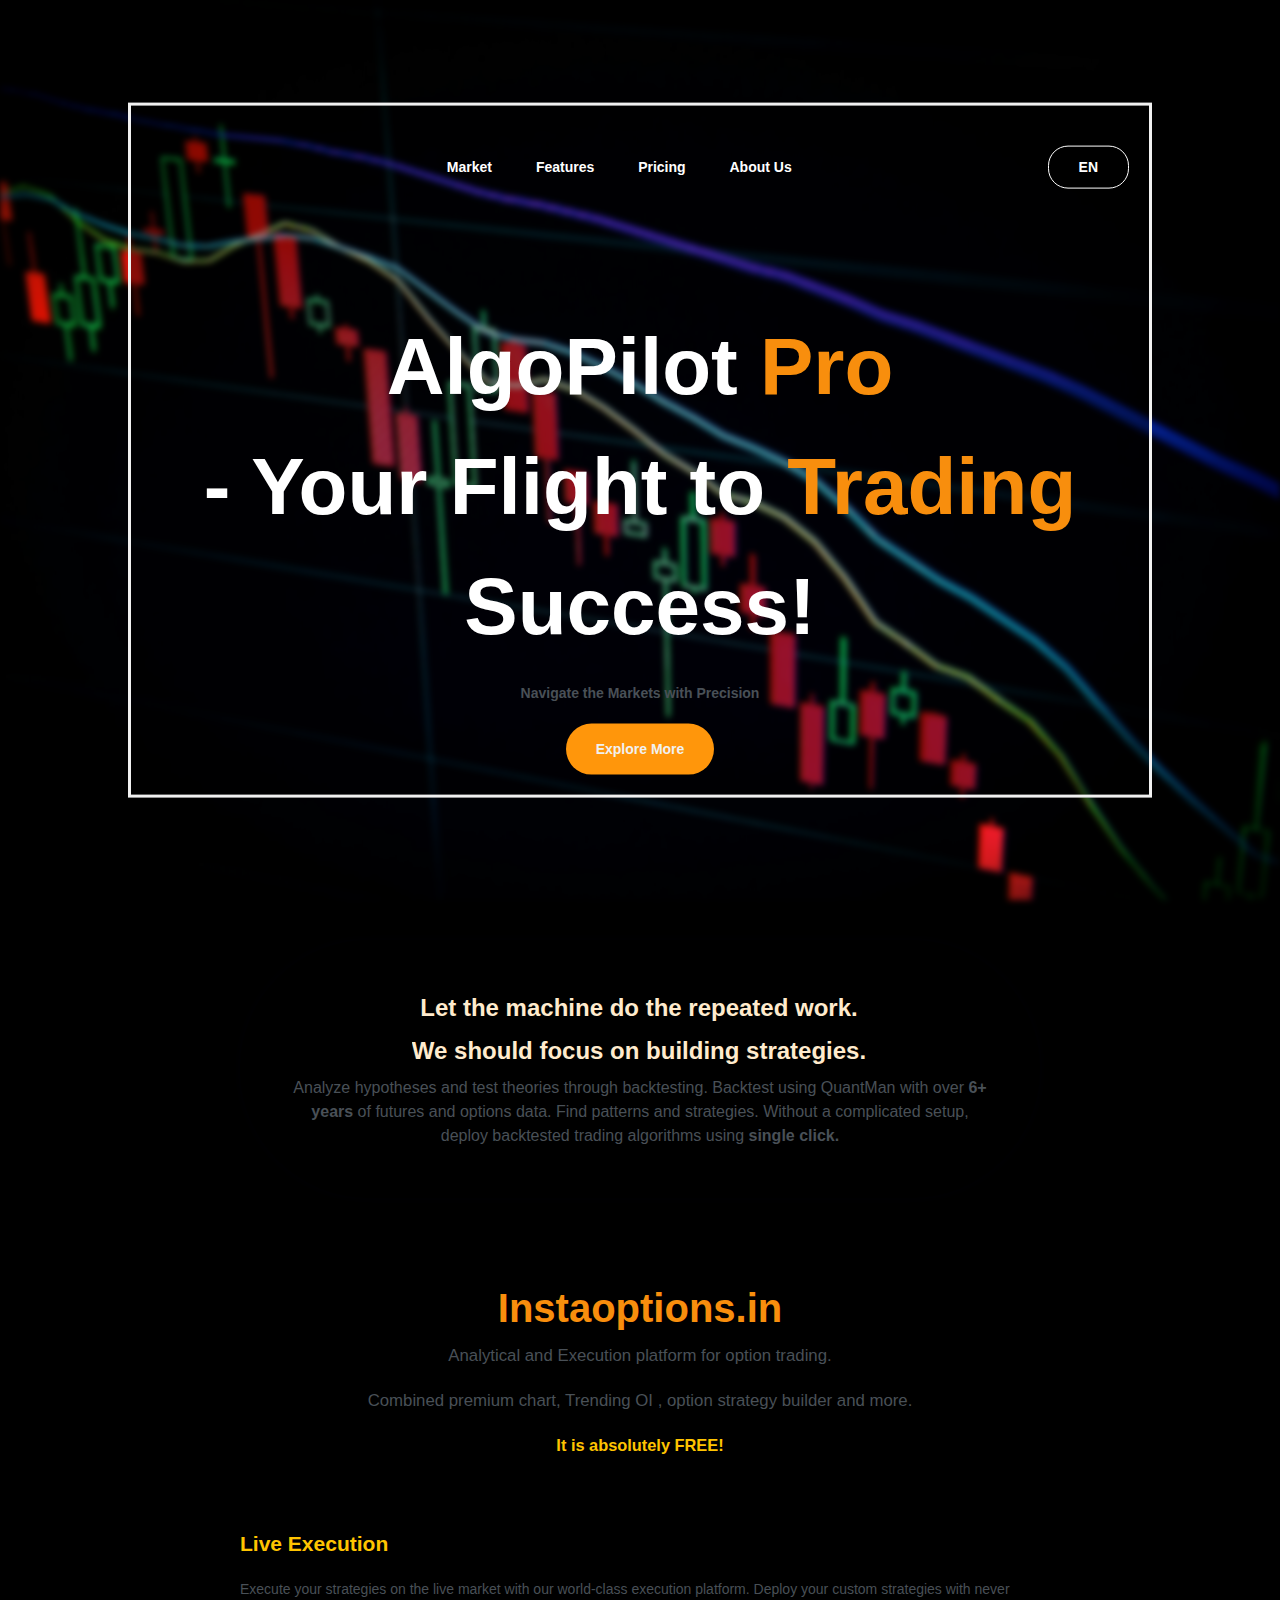
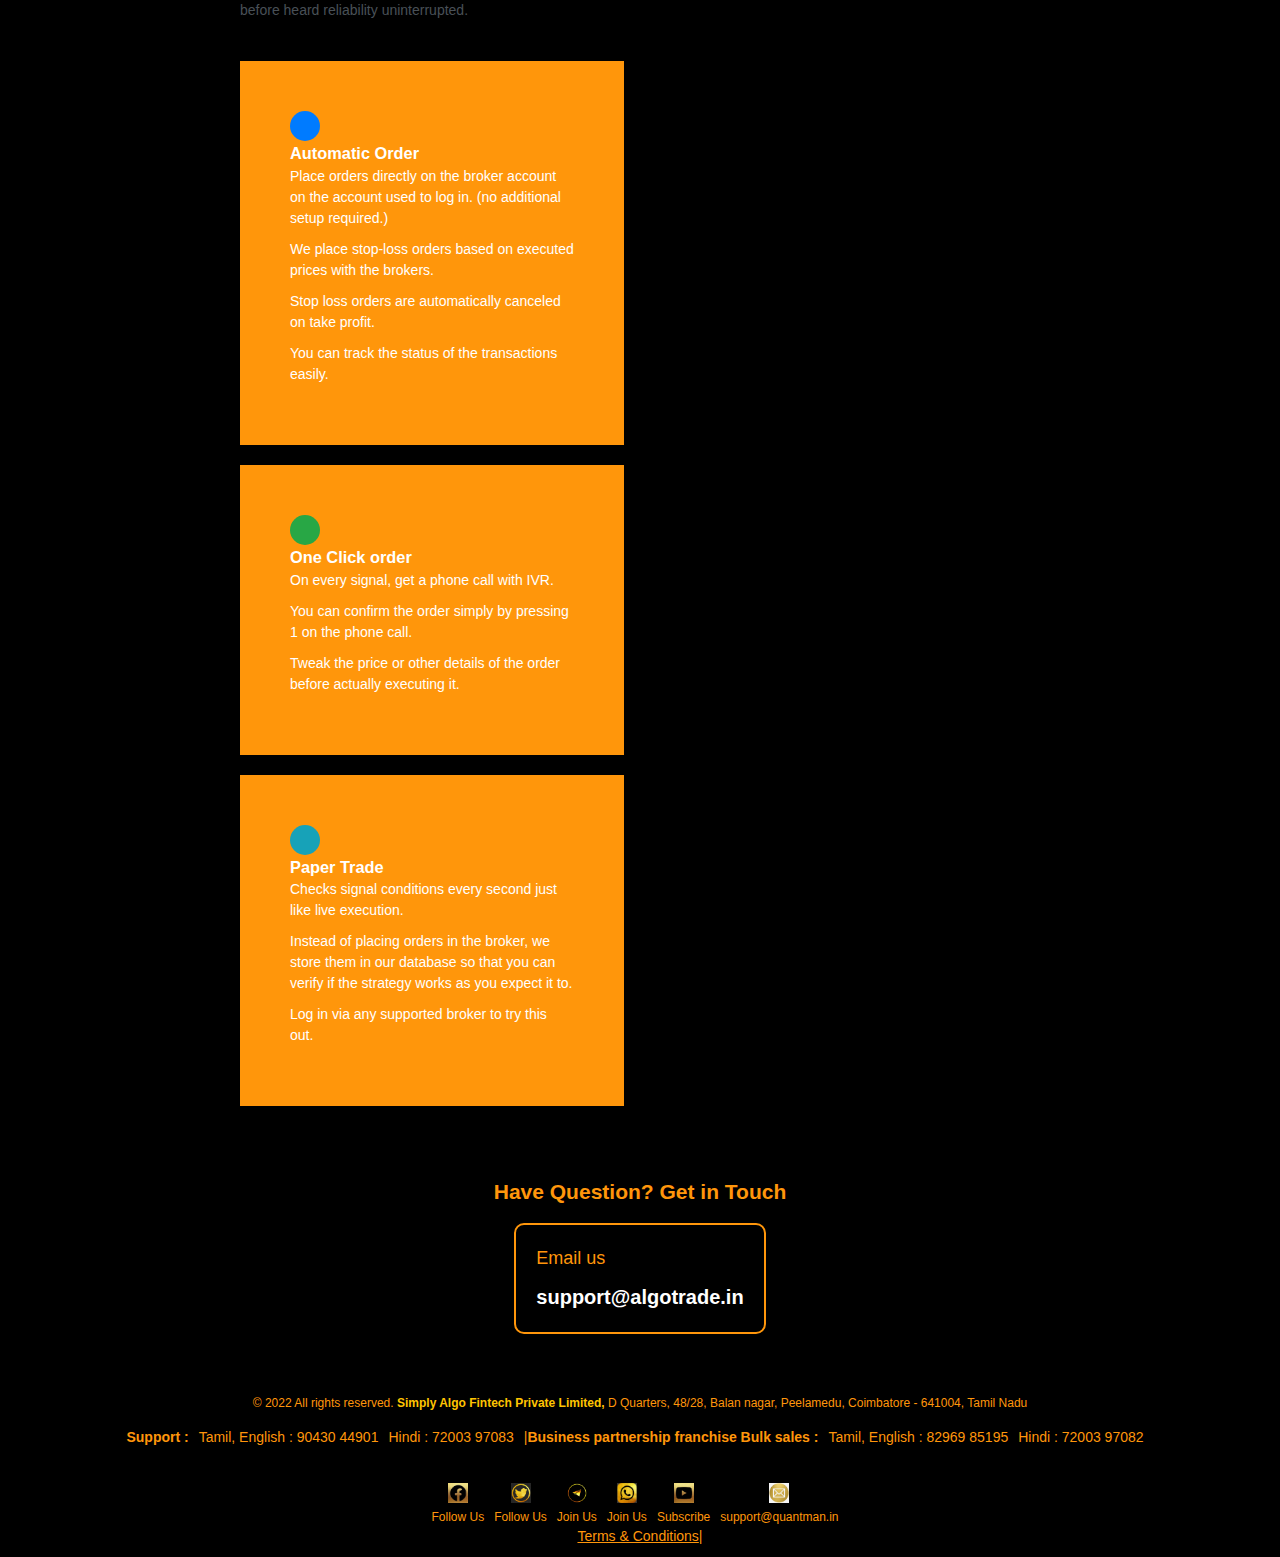
<file: index.html>
<!DOCTYPE html>
<html lang="en">
<head>
    <meta charset="UTF-8">
    <meta name="viewport" content="width=device-width, initial-scale=1.0">
    <title>AlgoPilot Pro</title>
    <link rel="stylesheet" href="style.css">
</head>
<body>
    <div class="bg-img"></div>
    <div class="container">
        <nav>
            <!-- <img src="logo.jpg" class="logo" width="200" height="200"> -->
            <ul>
                <li><a href="#">Market</a></li>
                <li><a href="#">Features</a></li>
                <li><a href="#">Pricing</a></li>
                <li><a href="#">About Us</a></li>
            </ul>
            <a href="#" class = "btn">EN</a>
        </nav>
        <div class="content">
            <h1>AlgoPilot <span>Pro</span> <br> - Your Flight to <span>Trading</span> Success!</h1>
            <p>Navigate the Markets with Precision</p>
            <a href="#" class="btn">Explore More</a>
        </div>
       
    </div>
    <section class="contentss">
    <div class="content1">
        <h2 class="f1">Let the machine do the repeated work.</h2>
        <h2 class="f2">We should focus on building strategies.</h2>
        <p>Analyze hypotheses and test theories through backtesting. Backtest using QuantMan with over 
            <b>6+ years</b> of futures and options data. Find patterns and strategies. Without a complicated setup, deploy backtested trading algorithms using 
            <b>single click.</b></p>

    </div>
    </section>
    <section class="instoptions-section">
        <div class="text-center">
            <div class="insta-title">Instaoptions.in</div>
            <p>Analytical and Execution platform for  option trading.</p>
            <p>Combined premium chart, Trending OI , option strategy builder and more.</p>
            <h3 class="font-weight-bold">It is absolutely FREE! </h3></div>
    </section>
    <section class="about-section section">
        <div class="container1">
            <div class="section-head text-center2">
                <h2 class="font-weight-bold">Live Execution</h2>
                <p>Execute your strategies on the live market with our world-class execution platform. Deploy your custom strategies with never before heard reliability uninterrupted.</p>
            </div>
            <div class="row mt-5 mt-md-10">
                <!-- Card 1: Automatic Order -->
                <div class="col-md-6 mb-3 mb-lg-0">
                    <div class="card as-card">
                        <div class="card-body">
                            <div class="d-flex align-items-center gap-10 mb-4">
                                <div class="alert-icons icon-auto alert-primary"></div>
                                <h3 class="text-bold">Automatic Order</h3>
                            </div>
                            <ul class="list-unstyled list pl-0 pl-md-2">
                                <li>Place orders directly on the broker account on the account used to log in. (no additional setup required.)</li>
                                <li>We place stop-loss orders based on executed prices with the brokers.</li>
                                <li>Stop loss orders are automatically canceled on take profit.</li>
                                <li>You can track the status of the transactions easily.</li>
                            </ul>
                        </div>
                    </div>
                </div>

                <!-- Card 2: One Click order -->
                <div class="col-md-6 mb-3 mb-lg-0">
                    <div class="card as-card">
                        <div class="card-body">
                            <div class="d-flex align-items-center gap-10 mb-4">
                                <div class="alert-icons icon-click alert-success"></div>
                                <h3 class="text-bold">One Click order</h3>
                            </div>
                            <ul class="list-unstyled success list pl-0 pl-md-2">
                                <li>On every signal, get a phone call with IVR.</li>
                                <li>You can confirm the order simply by pressing 1 on the phone call.</li>
                                <li>Tweak the price or other details of the order before actually executing it.</li>
                            </ul>
                        </div>
                    </div>
                </div>

                <!-- Card 3: Paper Trade -->
                <div class="col-md-6 mb-3 mb-lg-0 ">
                    <div class="card as-card">
                        <div class="card-body">
                            <div class="d-flex align-items-center gap-10 mb-4">
                                <div class="alert-icons icon-paper alert-info"></div>
                                <h3 class="text-bold">Paper Trade</h3>
                            </div>
                            <ul class="list-unstyled info list pl-0 pl-md-2">
                                <li>Checks signal conditions every second just like live execution.</li>
                                <li>Instead of placing orders in the broker, we store them in our database so that you can verify if the strategy works as you expect it to.</li>
                                <li><div>Log in via any supported broker to try this out.</div></li>
                            </ul>
                        </div>
                    </div>
                </div>
            </div>
        </div>
    </section>
    

<!DOCTYPE html>
<html lang="en">
<head>
    <meta charset="UTF-8">
    <meta name="viewport" content="width=device-width, initial-scale=1.0">
    <title>Your Website Title</title>
    <style>
        body {
            font-family: Arial, sans-serif;
            margin: 0;
            padding: 0;
        }

        .section2 {
            background-color: #f8f9fa; /* Light background color for the section */
            padding: 50px 0;
        }

        .contact-section {
            background-color: black; /* Blue background color for the contact section */
            color: #fff; /* White text color for better readability */
        }

        h2 {
            color: #ff960b; /* Blue color for the heading */
            margin-bottom: 20px; /* Margin below the heading */
        }

        .container1 {
            max-width: 800px;
            margin: 0 auto;
        }

        .contact-info {
            display: flex;
            justify-content: center;
            align-items: center;
        }

        .contact-wrap {
            display: flex;
            flex-direction: column;
            align-items: center;
            padding: 20px;
            border: 2px solid #ff960b; /* Blue border for the contact info box */
            border-radius: 10px; /* Rounded corners for the contact info box */
        }

        .contact-label {
            font-size: 18px;
            color: #ff960b; /* Blue color for the label */
            margin-bottom: 10px; /* Margin below the label */
        }

        h5 {
            font-size: 20px;
            margin: 0;
        }

        a {
            color: #fff; /* White color for the link */
            text-decoration: none;
        }

        a:hover {
            text-decoration: underline; /* Underline the link on hover */
        }
    </style>
</head>
<body>

    <section class="section2 contact-section" id="contact">
        <h2 class="text-center mb-3 mb-md-5">Have Question? Get in Touch</h2>
        <div class="container1">
            <div class="contact-info m-auto">
                <div class="contact-wrap text-center4 justify-content-center">
                    <div>
                        <div class="contact-label">Email us</div>
                        <h5><a href="mailto:support@algotrade.in">support@algotrade.in</a></h5>
                    </div>
                </div>
            </div>
        </div>
    </section>

</body>
</html>
<!DOCTYPE html>
<html lang="en">
<head>
    <meta charset="UTF-8">
    <meta name="viewport" content="width=device-width, initial-scale=1.0">
    <title>Your Website Title</title>
    <style>
        body {
            font-family: Arial, sans-serif;
            margin: 0;
            padding: 0;
        }

        .footer-section {
            background-color: #000000; /* Dark background color for the footer */
            color: #ff960b; /* White text color for better readability */
            padding: 20px 0;
        }

        .text-muted {
            font-size: 12px;
        }

        .mb-2 {
            margin-bottom: 10px;
        }

        .mb-2, .mb-3 {
            margin-bottom: 15px;
        }

        .text-center {
            text-align: center;
        }

        .font-weight-bold {
            font-weight: bold;
        }

        .footer-link {
            display: flex;
            flex-wrap: wrap;
            justify-content: center;
            align-items: center;
        }

        .tx-14 {
            font-size: 14px;
            margin: 0;
            margin-right: 10px;
        }

        .track {
            color: #ff960b;
            text-decoration: none;
        }

        .track:hover {
            text-decoration: underline; /* Underline the link on hover */
        }

        .social-link {
            margin-right: 10px;
        }

        .social-inner {
            display: flex;
            flex-direction: column;
            align-items: center;
        }

        .sub-text {
            font-size: 12px;
            margin-top: 5px;
        }

        .footer-social {
            display: flex;
            flex-wrap: wrap;
            justify-content: center;
            align-items: center;
            margin-top: 20px;
        }

        .footer-social a {
            margin-right: 10px;
        }
    </style>
</head>
<body>

    <div class="footer-section hide-minimal-content">
        <div class="text-muted tx-12 mb-2 text-center">© 2022 All rights reserved.
            <span class="font-weight-bold ml-1">Simply Algo Fintech Private Limited,</span>
            <span class="ml-1">D Quarters, 48/28, Balan nagar, Peelamedu, Coimbatore - 641004, Tamil Nadu</span>
        </div>
        <div class="footer-link mb-2">
            <div class="tx-14"><b>Support :</b></div>
            <a class="track tx-14" data-track-category="Footer" data-track-action="aboutus" data-track-label="Footer track" href="tel:9043044901" title="Tamil, English">Tamil, English : 90430 44901</a>
            <a class="track tx-14" data-track-category="Footer" data-track-action="aboutus" data-track-label="Footer track" href="tel:7200397083" title="Hindi">Hindi : 72003 97083</a>
            <span>|</span>
            <div class="tx-14"><b>Business partnership franchise Bulk sales :</b></div>
            <a class="track tx-14" data-track-category="Footer" data-track-action="aboutus" data-track-label="Footer track" href="tel:8296985195" title="Tamil, English">Tamil, English : 82969 85195</a>
            <a class="track tx-14" data-track-category="Footer" data-track-action="aboutus" data-track-label="Footer track" href="tel:7200397082" title="Hindi">Hindi : 72003 97082</a>
        </div>
        <div class="d-flex align-items-center flex-column justify-content-center gap-10">
            <div class="footer-social">
                <a href="#" target="_blank" class="social-link d-none d-lg-block track" rel="noreferrer" data-track-category="Footer" data-track-action="facebook" data-track-label="Footer track">
                    <div class="social-inner"><img src="facebook.jpeg" alt="facebook" width="20" height="20"><div class="sub-text">Follow Us</div></div>
                </a>
                <a href="#" target="_blank" class="social-link d-none d-lg-block track" rel="noreferrer" data-track-category="Footer" data-track-action="twitter" data-track-label="Footer track">
                    <div class="social-inner"><img src="twitter.jpeg" alt="twitter" width="20" height="20"><div class="sub-text">Follow Us</div></div>
                </a>
                <a href="#" target="_blank" class="social-link d-none d-lg-block track" rel="noreferrer" data-track-category="Footer" data-track-action="telegram" data-track-label="Footer track">
                    <div class="social-inner"><img src="telegram.avif" class="mw-100" alt="telegram" width="20" height="20"><div class="sub-text">Join Us</div></div>
                </a>
                <a href="#" target="_blank" class="social-link d-none d-lg-block track" rel="noreferrer" data-track-category="Footer" data-track-action="whatsapp" data-track-label="Footer track">
                    <div class="social-inner"><img src="whatsapp.png" class="mw-100" alt="whatsapp" width="20" height="20"><div class="sub-text">Join Us</div></div>
                </a>
                <a href="#" target="_blank" class="social-link track d-none d-lg-block" rel="noreferrer" data-track-category="Footer" data-track-action="youtube" data-track-label="Footer track">
                    <div class="social-inner"><img src="youtube.jpeg" class="mw-100" alt="youtube" width="20" height="20"><div class="sub-text">Subscribe</div></div>
                </a>
                <a href="#" target="_blank" class="social-link bg-light track" rel="noreferrer" data-track-category="Footer" data-track-action="email" data-track-label="Footer track">
                    <div class="social-inner"><img src="email.jpg" class="mw-100" alt="email" width="20" height="20"><div class="sub-text font-weight-semi">support@quantman.in</div></div>
                </a>
            </div>
            <div>
                <div class="footer-link">
                    <a class="track flink" href="/terms_and_conditions" title="Terms & Conditions" data-track-category="Footer" data-track-action="termandconditions" data-track-label="Footer track"><u>Terms & Conditions</u></a>
                    <span>|</span>
                    <a href="/faq" target="_blank" class="track flink" title="FAQ" data-track-category="Footer" data-track

  
</body>
</html>
</file>
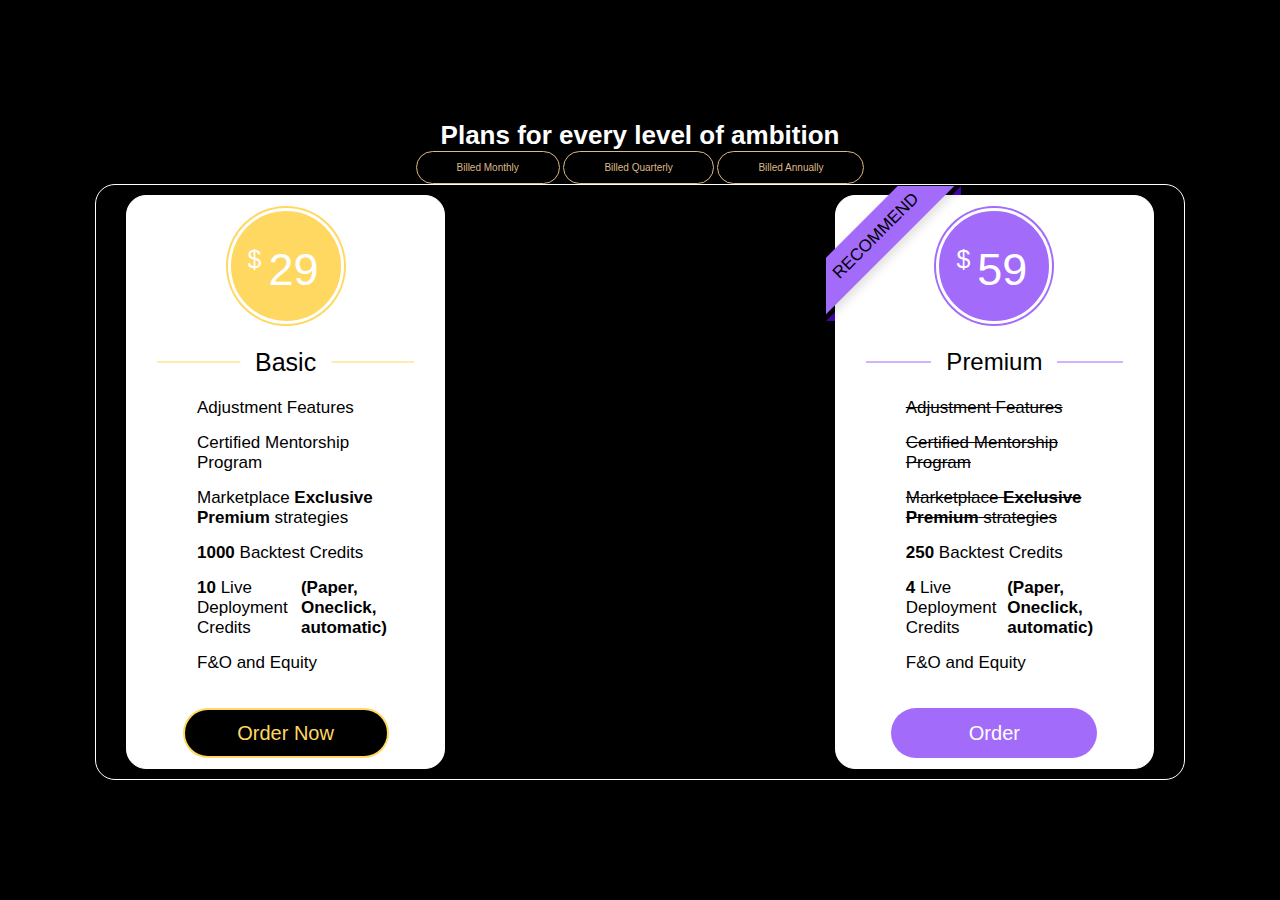
<file: pricing.html>
<!DOCTYPE html>
<html lang="en">
<head>
    <meta charset="UTF-8">
    <meta name="viewport" content="width=device-width, initial-scale=1.0">
    <title>Document</title>
    <link rel="stylesheet" href="styles.css">
</head>
<body>
    <div class="pricing">
    <div class="text-plans"><h1>Plans for every level of ambition</h1>
        <div class="btn1">Billed Monthly
            <a href="#"></a>
        </div>
        <div class="btn1">Billed Quarterly</div>
        <div class="btn1">Billed Annually</div>
    </div>
<div class="mt-3 float-right">
<a href="#"><i class="far fa-trash-alt trash-checkout"></i></a>
</div>
    <div class="wrapper">
        <div class="table basic">
          <div class="price-section">
            <div class="price-area">
              <div class="inner-area">
                <span class="text">$</span>
                <span class="price">29</span>
              </div>
            </div>
          </div>
          <div class="package-name"></div>
          <ul class="features">
            <li>
              <span class="list-name">Adjustment Features</span>
              <span class="icon check"><i class="fas fa-check"></i></span>
            </li>
            <li>
              <span class="list-name">Certified Mentorship Program</span>
              <span class="icon check"><i class="fas fa-check"></i></span>
            </li>
            <li>
              <span class="list-name">Marketplace <b>Exclusive Premium</b> strategies</span>
              <span class="icon cross"><i class="fas fa-times"></i></span>
            </li>
            <li>
              <span class="list-name"><b>1000</b> Backtest Credits</span>
              <span class="icon cross"><i class="fas fa-times"></i></span>
            </li>
            <li>
                <span class="list-name"><b>10</b> Live Deployment Credits</span>
                <span class="list-name"><b>(Paper, Oneclick, automatic)</b></span>
                <span class="icon cross"><i class="fas fa-times"></i></span>
            </li>
            <li>
                <span class="list-name">F&O and Equity</span>
                <span class="icon cross"><i class="fas fa-times"></i></span>
            </li>
          </ul>
          <div class="btn"><button>Order Now</button></div>
        </div>
        <div class="table premium">
          <div class="ribbon"><span>Recommend</span></div>
          <div class="price-section">
            <div class="price-area">
              <div class="inner-area">
                <span class="text">$</span>
                <span class="price">59</span>
              </div>
            </div>
          </div>
          <div class="package-name"></div>
          <ul class="features">
            <li>
              <span class="list-name"><s>Adjustment Features</s></span>
              <span class="icon check"><i class="fas fa-check"></i></span>
            </li>
            <li>
              <span class="list-name"><s>Certified Mentorship Program</s></span>
              <span class="icon check"><i class="fas fa-check"></i></span>
            </li>
            <li>
              <span class="list-name"><s>Marketplace <b>Exclusive Premium</b> strategies</s></span>
              <span class="icon check"><i class="fas fa-check"></i></span>
            </li>
            <li>
              <span class="list-name"><b>250</b> Backtest Credits</span>
              <span class="icon cross"><i class="fas fa-times"></i></span>
            </li>
            <li>
                <span class="list-name"><b>4</b> Live Deployment Credits</span>
                <span class="list-name"><b>(Paper, Oneclick, automatic)</b></span>
                <span class="icon cross"><i class="fas fa-times"></i></span>
            </li>
            <li>
                <span class="list-name">F&O and Equity</span>
                <span class="icon cross"><i class="fas fa-times"></i></span>
            </li>
          </ul>
          <div class="btn"><button>Order </button></div>
        </div>
    </div>
</div>
</section> 

</body>
</html>  
<!-- <section class="section" id="plans"><div class="plans-page container"><h2 class="font-weight-bold mb-3 mb-md-5 mt-md-10 mt-5 text-center">Plans for every level of ambition</h2><div class="d-flex align-items-center flex-column"><div class="switch-btn"><div role="group" class="btn-group btn-pill btn-group-toggle "><label class="btn btn-outline-primary btn-pill btn-lightness btn btn-outline-primary btn-lightness-primary"><input name="planCycleType" type="radio" autocomplete="off" value="monthly">Billed Monthly</label><label class="btn btn-outline-primary btn-pill btn-lightness btn btn-outline-primary btn-lightness-primary"><input name="planCycleType" type="radio" autocomplete="off" value="quarterly">Billed Quarterly</label><label class="btn btn-outline-primary btn-pill btn-lightness btn btn-outline-primary btn-lightness-primary active"><input name="planCycleType" type="radio" autocomplete="off" value="yearly" checked="">Billed Annually</label></div><div class="arrow-curve"><svg xmlns="http://www.w3.org/2000/svg" viewBox="0 0 46 46" width="46" height="46"><path fill="#3968c6" d="M32.0111 37.5309C31.8516 37.9104 32.0412 38.3291 32.4348 38.4661C32.8283 38.603 33.2767 38.4063 33.4362 38.0268L32.0111 37.5309ZM33.4362 38.0268C36.7381 30.1718 34.6144 22.3879 29.9675 17.1594C25.3326 11.9444 18.078 9.16758 11.0662 11.5341L11.5303 12.909C17.7833 10.7986 24.4238 13.2296 28.7766 18.1273C33.1174 23.0112 35.074 30.2445 32.0111 37.5309L33.4362 38.0268Z"></path><path fill="#3968c6" d="M10.4222 8.06326L13.1212 16.0602L7.03425 13.6607L10.4222 8.06326Z"></path></svg></div></div><div class="alert alert-info d-flex align-items-center gap-10 my-2">Annually you have 16.67% off<i class="material-icons-outlined">emoji_emotions</i></div></div><div class="col-md-8 m-auto d-flex align-item-start gap-15 flex-wrap flex-lg-nowrap justify-content-center"><div><div class="card-body coupon-code-wrapper"><div class="coupon-code"><div class="coupon-code-input border rounded p-1"><div class="input-group"><input type="text" class="form-control border-0 shadow-none" placeholder="Ex 'qum20'" aria-label="Coupon Code" aria-describedby="basic-addon2" value=""><div class="input-group-append"><button class="btn btn-light rounded" type="button">Apply Coupon</button></div></div></div></div></div></div></div><div class="row mb-10 mt-2 justify-content-center"><div class="col-md-4 mb-2 mb-md-0"><div class="card plan-card premium-plan advanced-plan"><div class="card-header"><div><h1 class="plan-name">Premium</h1><div class="plan-amount"><div class="coupon-price">  <span class=""><span class="material-icons-outlined font-size-inherit align-bottom">currency_rupee</span>29,000</span></div><span class="gst">Excluding GST</span></div></div><form id="planForm35" action="/payment/init_payment" method="post"><input type="hidden" name="plan_id" value="35"><input type="hidden" name="purchase_type" value="subscription"><input type="hidden" name="coupon_code" value=""></form><button class="btn btn-outline-primary btn-pill order-btn" type="button">Order Now</button></div><div class="card-body"><div class="plan-details"><h6>What's included</h6><div class="plan-included-list"><div class="list-items" id="marketPlacePremiumStrategyDeploy"><i class="material-icons-outlined icons">done</i><span><b>Adjustment Features</b></span></div><div class="list-items" id="marketPlacePremiumStrategyDeploy"><i class="material-icons-outlined icons">done</i><span><b>Certified Mentorship Program</b><span class="material-icons-outlined help">info</span></span></div><div class="list-items" id="marketPlacePremiumStrategyDeploy"><i class="material-icons-outlined icons">done</i><span>Marketplace <b>Exclusive Premium</b> strategies</span></div><div class="list-items" id="backTestCredits"><i class="material-icons-outlined icons">done</i><span><b>1000</b> Backtest Credits<span class="material-icons-outlined help">info</span></span></div><div class="list-items" id="liveDeploymentCredits"><i class="material-icons-outlined icons">done</i><div><b>10</b> Live Deployment Credits<div class="live-info">(Paper, Oneclick, automatic)<span class="material-icons-outlined help">info</span></div></div></div><div class="list-items" id="equity"><i class="material-icons-outlined icons">done</i><span>F&amp;O and Equity</span></div></div></div></div><div class="card-footer text-center"><form id="planForm35" action="/payment/init_payment" method="post"><input type="hidden" name="plan_id" value="35"><input type="hidden" name="purchase_type" value="subscription"><input type="hidden" name="coupon_code" value=""></form><button class="btn btn-outline-primary btn-pill order-btn" type="button">Order Now</button></div></div></div><div class="col-md-4 mb-2 mb-md-0"><div class="card plan-card advanced-plan"><div class="card-header"><div><h1 class="plan-name">Basic</h1><div class="plan-amount"><div class="coupon-price">  <span class=""><span class="material-icons-outlined font-size-inherit align-bottom">currency_rupee</span>13,000</span></div><span class="gst">Excluding GST</span></div></div><form id="planForm21" action="/payment/init_payment" method="post"><input type="hidden" name="plan_id" value="21"><input type="hidden" name="purchase_type" value="subscription"><input type="hidden" name="coupon_code" value=""></form><button class="btn btn-outline-primary btn-pill order-btn" type="button">Order Now</button></div><div class="card-body"><div class="plan-details"><h6>What's included</h6><div class="plan-included-list"><div class="list-items not-select" id="marketPlacePremiumStrategyDeploy"><i class="material-icons-outlined icons"></i><span><b>Adjustment Features</b></span></div><div class="list-items not-select" id="marketPlacePremiumStrategyDeploy"><i class="material-icons-outlined icons"></i><span><b>Certified Mentorship Program</b></span></div><div class="list-items not-select" id="marketPlacePremiumStrategyDeploy"><i class="material-icons-outlined icons"></i><span>Marketplace <b>Exclusive Premium</b> strategies</span></div><div class="list-items" id="backTestCredits"><i class="material-icons-outlined icons">done</i><span><b>250</b> Backtest Credits<span class="material-icons-outlined help">info</span></span></div><div class="list-items" id="liveDeploymentCredits"><i class="material-icons-outlined icons">done</i><div><b>4</b> Live Deployment Credits<div class="live-info">(Paper, Oneclick, automatic)<span class="material-icons-outlined help">info</span></div></div></div><div class="list-items" id="equity"><i class="material-icons-outlined icons">done</i><span>F&amp;O and Equity</span></div></div></div></div><div class="card-footer text-center"><form id="planForm21" action="/payment/init_payment" method="post"><input type="hidden" name="plan_id" value="21"><input type="hidden" name="purchase_type" value="subscription"><input type="hidden" name="coupon_code" value=""></form><button class="btn btn-outline-primary btn-pill order-btn" type="button">Order Now</button></div></div></div></div><div class="free-plan"><div class="text-center"><h3 class="mb-1"><span>Choose your plan. still not sure?</span><br></h3><div><b>50</b> Backtest, <b>1</b> Live, F&amp;O and Equity</div><a href="/" class="btn btn-outline-primary btn-pill mt-3">Start free trial</a></div></div><div class="addon-plan-details-card"><div class="mb-5 d-flex align-items-center gap-15"><div class="alert-icons icon-added alert-info tx-25 mb-0"></div><div><h3 class="font-weight-bold">Backtest Credits</h3><span class="font-weight-medium">(1 credit = 1 year 1 instrument backtest)</span></div></div><div class="row"><div class="col-md-6 mb-4"><div class="card addon-price-card shadow-sm h-100"><div class="addon-card card-body"><div><h4 class="font-weight-medium">SMALL BACKTEST PACK</h4><h4 class="mt-1 font-weight-bold"><div class="coupon-price"><del class="tx-16"><span class=""><span class="material-icons-outlined font-size-inherit align-bottom">currency_rupee</span>590</span></del>  <span class=""><span class="material-icons-outlined font-size-inherit align-bottom">currency_rupee</span>390</span></div> </h4><span class="tx-12 text-muted">Excluding GST</span></div><div><ul class="list-unstyled list"><li>100 credits</li></ul></div><div><button class="btn btn-primary btn-lg" type="button">Add Now</button></div></div></div></div><div class="col-md-6 mb-4"><div class="card addon-price-card shadow-sm h-100"><div class="addon-card card-body"><div><h4 class="font-weight-medium">LARGE BACKTEST PACK</h4><h4 class="mt-1 font-weight-bold"><div class="coupon-price"><del class="tx-16"><span class=""><span class="material-icons-outlined font-size-inherit align-bottom">currency_rupee</span>970</span></del>  <span class=""><span class="material-icons-outlined font-size-inherit align-bottom">currency_rupee</span>650</span></div> </h4><span class="tx-12 text-muted">Excluding GST</span></div><div><ul class="list-unstyled list"><li>200 credits</li></ul></div><div><button class="btn btn-primary btn-lg" type="button">Add Now</button></div></div></div></div></div></div></div></section> -->
</file>
<file: style.css>
*{
    margin: 0;
    padding: auto;
    box-sizing: border-box;
    font-family: 'poppins', sans-serif;

}
.bg-img{
    background-image: url(background.jpg);
    filter: blur(3px);
    background-color: white;
    background-position: center;
    background-size: cover;
    padding: 7%;
    color: white;
    width: 100%;
    height: 100vh;
}
.container{
  background-color: rgb(0,0,0); /* Fallback color */
  background-color: rgba(0,0,0, 0.4); /* Black w/opacity/see-through */
  color: white;
  font-weight: bold;
  border: 3px solid #f1f1f1;
  position: absolute;
  top: 50%;
  left: 50%;
  transform: translate(-50%, -50%);
  z-index: 2;
  width: 80%;
  padding: 20px;
  text-align: center;
}
nav{
    width: 100%;
    padding: 20px 0;
    display: flex;
    align-items: center;
}
.logo{
    width: 50px;
    cursor: pointer;
}
nav ul{
    flex: 1; /* use the entire available space */
}
nav ul li{
    display: inline-block;
    margin: 10px 20px;
}
nav ul li a{
    color: #fff;
    text-decoration: none;
}
nav .btn{
    color: #fff;
    text-decoration: none;
    border: 1px solid #fff;
    padding: 10px 30px;
    border-radius: 20px;
}
.content{
    margin-top: 10%;
}
.content h1{
    font-size: 80px;
    margin-bottom: 15px;
}
.content h1 span{
    color: rgb(248, 142, 13);
}
.content p{
    line-height: 22px;
    font-size: 14px;
}
.content .btn{
    display: inline-block;
    margin-top: 20px;
    background: #ff960b;
    color: #f1f1f1;
    text-decoration: none;
    padding: 15px 30px;
    border-radius: 30px;
}
.instoptions-section .insta-title {
    font-size: 30px;
    background-color: black;
    
}
.instoptions-section .insta-title {
    color: rgb(248, 142, 13) ;
    font-size: 40px;
    font-weight: 800;
    line-height: 40px;
    margin-bottom: 15px;

}
.instoptions-section{
    box-sizing: border-box;
}
.landing-page .section {
    padding: 30px 0;
}
section {
    display: block;
}

.landing-page .section {
    padding: 75px 0;
    position: relative;
}
.about-section {
    overflow: hidden;
}
.landing-page .footer-section, .wrapper .footer-section {
    margin: 0;
}
.landing-page .footer-section, .wrapper .footer-section {
    background: #fff;
    border-top: 1px solid #e8e9eb;
    color: rgba(34,36,40,.85);
    width: 100%;
}
.footer-section {
    display: flex;
}
.footer-section, .p-2 {
    padding: 10px!important;
}
.align-items-center, .email-verification .form-group, .footer-link, .footer-section, .footer-social, .footer-social .social-link .social-inner, .indicator-suggestions, .indicator-suggestions .indicator-details, .indicator-suggestions .suggestions-title, .indicator-suggestions .suggestions-title i, .live-session-wrapper .live-session, .marketplace-strategies-details .social-link, .mobile-verification .form-group, .modal-dialog .modal-content .modal-header .multiplier-action .close, .multiplier-action .btn, .multiplier-action .modal-dialog .modal-content .modal-header .close, .multiplier-action .square-off-btn, .page-heading, .signals-warning i, .videos-page .dropdown.video-filter-mv .video-filter-btn, .videos-page .filtered-wrraper, .videos-page .filtered-wrraper .filter-list, .videos-page .no-video, .videos-page .video-card .video-item__meta>div, .videos-page .video-card .videos {
    align-items: center!important;
}
.footer-link, .footer-section, .footer-social, .indicator-suggestions .suggestions-title i, .justify-content-center, .live-session-wrapper, .modal-dialog .modal-content .modal-header .multiplier-action .close, .multiplier-action .btn, .multiplier-action .modal-dialog .modal-content .modal-header .close, .multiplier-action .square-off-btn, .multiplier-action .videos-page .dropdown.video-filter-mv .video-filter-btn, .signals-warning i, .videos-page .dropdown.video-filter-mv .multiplier-action .video-filter-btn, .videos-page .video-card .videos {
    justify-content: center!important;
}
.flex-wrap, .footer-link, .footer-section, .footer-social, .footer-social .social-link .social-inner, .indicator-suggestions, .indicator-suggestions .indicator-details, .live-transactions .legend-wrapper .profit-legend-info, .marketplace-strategies-details .social-link, .run-display-action, .videos-page .filtered-wrraper .filter-list, .videos-page .video-card .video-item__meta {
    flex-wrap: wrap!important;
}
.footer-section, .mobile-verification .form-group, .page-heading, .template-picker .templates-filter, .videos-page .no-video, .videos-page .video-card {
    flex-direction: column!important;
}
*, :after, :before {
    box-sizing: border-box;
}
body {
    font-size: 14px;
}
body {
    margin: 0;
    font-family: Poppins,sans-serif;
    font-size: .875rem;
    font-weight: 400;
    line-height: 1.5;
    color: #222428;
    text-align: left;
    background-color: black;
}
.text-center{
    background-color: black;
}
section {
    background-color: black;
    color: #e8e9eb;
}
.about-section section {
    /* Add shadows to create the "card" effect */
    box-shadow: 0 4px 8px 0 rgba(0,0,0,0.2);
    transition: 0.3s;
  }
  
  /* On mouse-over, add a deeper shadow */
  .about-section section:hover {
    box-shadow: 0 8px 16px 0 rgba(0,0,0,0.2);
  }
  
  /* Add some padding inside the card container */
  .alert-icons icon-auto alert-primary{
    padding: 2px 16px;
  }
  body {
    font-family: Arial, sans-serif;
    margin: 0;
    padding: 0;
}

.contentss {
    background-color: black;
    padding: 40px;
    text-align: center;
    font-size: 1rem;
}

.content1 {
    max-width: 800px;
    margin: 0 auto;
    background-color: black;
    border-radius: 500px;
    padding: 50px;
    box-shadow: 0 0 10px rgba(23, 2, 54, 0.1);
}

.f1 {
    color: blanchedalmond;
    font-size: x-large;
    font-weight: bold
}
.f2 {
    color: blanchedalmond;
    font-size: x-large;
    font-weight: bold
}
b {
    font-weight: bold;
}
.f1 {
    display: inline-block;
    overflow: hidden;
    white-space: nowrap;
    margin: 0;
    padding: 0;
    border-right: 2px solid #000; /* Adjust border style as needed */
    animation: typing 4s steps(200) infinite;
}
.f2 {
    display: inline-block;
    overflow: hidden;
    white-space: nowrap;
    margin: 0;
    padding: 0;
    border-right: 2px solid #000; /* Adjust border style as needed */
    animation: typing 4s steps(200) infinite;
}
@keyframes typing {
    from {
        width: 0;
    }
    to {
        width: 100%;
}
}

        /* Styling for the Instaoptions section */
        .instoptions-section {
            background-color: black; /* Light background color */
            padding: 50px 0;
            text-align: center;
        }

        /* Styling for the Instaoptions title */
        .insta-title {
            font-size: 2em;
            color: #007BFF; /* Blue color for the title */
            font-weight: bold;
            margin-bottom: 10px;
        }

        /* Styling for the Instaoptions section paragraphs */
        .instoptions-section p {
            font-size: 1.2em;
            color: #495057; /* Dark grey color for paragraphs */
            margin-bottom: 20px;
        }

        /* Styling for the bold heading */
        .font-weight-bold {
            font-weight: bold;
            color: #28a745; /* Green color for the bold heading */
            margin-top: 20px;
        }
        body {
            font-family: Arial, sans-serif;
            margin: 0;
            padding: 0;
        }

        .as-card {
            background-color: #000; /* Black background color for the cards */
            color: #fff; /* White text color for better readability */
        }

        .as-card .card-body {
            padding: 20px;
        }

        .alert-icons {
            width: 30px;
            height: 30px;
            border-radius: 50%;
        }

        .icon-auto {
            background-color: #007BFF; /* Blue color for the icon */
        }

        .icon-click {
            background-color: #28a745; /* Green color for the icon */
        }

        .icon-paper {
            background-color: #17a2b8; /* Teal color for the icon */
        }

        .text-bold {
            font-weight: bold;
        }

        .list-unstyled {
            list-style: none;
            padding: 0;
            margin: 0;
        }

        .list-unstyled li {
            margin-bottom: 10px;
        }

        body {
            font-family: Arial, sans-serif;
            margin: 0;
            padding: 0;
        }

        .section {
            background-color: black; /* Light background color for the section */
            padding: 0px 0;
        }

        .container1 {
            max-width: 1200px;
            margin: 0 auto;
        }

        .section-head {
            margin-bottom: 40px;
        }

        .font-weight-bold {
            font-weight: bold;
            color: #ffc400; /* Blue color for the heading */
        }

        p {
            color: #495057; /* Dark grey color for the paragraph */
        }

        .row {
            display:inline;
            justify-content: space-between;
        }

        .col-md-6 {
            width: 48%; /* Adjust the width based on your design preferences */
        }

        .as-card {
            background-color: #ff960b; /* Black background color for the cards */
            color: #fff; /* White text color for better readability */
            margin-bottom: 20px;
            transition: transform 0.3s; /* Smooth transition for hover effect */
        }

        .as-card:hover {
            transform: scale(1.05); /* Scale up on hover */
        }

        .as-card .card-body {
            padding: 50px;
        }

        .alert-icons {
            width: 30px;
            height: 30px;
            border-radius: 50%;
        }

        .icon-auto {
            background-color: #007BFF; /* Blue color for the icon */
        }

        .icon-click {
            background-color: #28a745; /* Green color for the icon */
        }

        .icon-paper {
            background-color: #17a2b8; /* Teal color for the icon */
        }

        .text-bold {
            font-weight: bold;
        }

        .list-unstyled {
            list-style: none;
            padding: 0;
            margin: 0;
        }
</file>
<file: styles.css>
*{
    margin: 0;
    padding: 10;
    box-sizing: border-box;
    font-family: 'Poppins', sans-serif;
  }
  body{
    display: flex;
    align-items: center;
    justify-content: center;
    min-height: 100vh;
    padding: 20px;
    background: black;
  }
  .wrapper{
    
    max-width: 1090px;
    width: 100%;
    margin: auto;
    display: flex;
    flex-wrap: wrap;
    justify-content: space-between;
    border: 1px solid #fff;
    padding: 10px 30px;
    border-radius: 20px;
  }
  .wrapper .table{
    background: #fff;
    width: calc(33% - 20px);
    padding: 30px 30px;
    position: relative;
    box-shadow: 0 5px 10px rgba(0,0,0,0.1);
    border: 1px solid #fff;
    padding: 10px 30px;
    border-radius: 20px;
  }
  .table .price-section{
    display: flex;
    justify-content: center;
  }
  .table .price-area{
    height: 120px;
    width: 120px;
    border-radius: 50%;
    padding: 2px;
  }
  .price-area .inner-area{
    height: 100%;
    width: 100%;
    border-radius: 50%;
    border: 3px solid #fff;
    line-height: 117px;
    text-align: center;
    color: #fff;
    position: relative;
  }
  .price-area .inner-area .text{
    font-size: 25px;
    font-weight: 400;
    position: absolute;
    top: -10px;
    left: 17px;
  }
  .price-area .inner-area .price{
    font-size: 45px;
    font-weight: 500;
    margin-left: 16px;
  }
  .table .package-name{
    width: 100%;
    height: 2px;
    margin: 35px 0;
    position: relative;
  }
  .table .package-name::before{
    position: absolute;
    top: 50%;
    left: 50%;
    font-size: 25px;
    font-weight: 500;
    background: #fff;
    padding: 0 15px;
    transform: translate(-50%, -50%);
  }
  .table .features li{
    margin-bottom: 15px;
    list-style: none;
    display: flex;
    justify-content: space-between;
  }
  .features li .list-name{
    font-size: 17px;
    font-weight: 400;
  }
  .features li .icon{
    font-size: 15px;
  }
  .features li .icon.check{
    color: #2db94d;
  }
  .features li .icon.cross{
    color: #cd3241;
  }
  .table .btn{
    width: 100%;
    display: flex;
    margin-top: 35px;
    justify-content: center;
  }
  .table .btn button{
    width: 80%;
    height: 50px;
    color: #fff;
    font-size: 20px;
    font-weight: 500;
    border: none;
    outline: none;
    border-radius: 25px;
    cursor: pointer;
    transition: all 0.3s ease;
  }
  .table .btn button:hover{
    border-radius: 5px;
  }
  .basic .features li::selection{
    background: #ffd861;
  }
  .basic ::selection,
  .basic .price-area,
  .basic .inner-area{
    background: #ffd861;
  }
  .basic .btn button{
    border: 2px solid #ffd861;
    background: black;
    color: #ffd861;
  }
  .basic .btn button:hover{
    background: #ffd861;
    color: #fff;
  }
  .premium ::selection,
  .premium .price-area,
  .premium .inner-area,
  .premium .btn button{
    background: #a26bfa;
  }
  .premium .btn button:hover{
    background: #833af8;
  }
  .ultimate ::selection,
  .ultimate .price-area,
  .ultimate .inner-area{
    background: #43ef8b;
  }
  .ultimate .btn button{
    border: 2px solid #43ef8b;
    color: #43ef8b;
    background: #fff;
  }
  .ultimate .btn button:hover{
    background: #43ef8b;
    color: #fff;
  }
  .basic .package-name{
    background: #ffecb3;
  }
  .premium .package-name{
    background: #d0b3ff;
  }
  .ultimate .package-name{
    background: #baf8d4;
  }
  .basic .package-name::before{
    content: "Basic";
  }
  .premium .package-name::before{
    content: "Premium";
    font-size: 24px;
  }
  .ultimate .package-name::before{
    content: "Ultimate";
    font-size: 24px;
  }
  @media (max-width: 1020px) {
    .wrapper .table{
      width: calc(50% - 20px);
      margin-bottom: 40px;
    }
  }
  @media (max-width: 698px) {
    .wrapper .table{
      width: 100%;
    }
  }
  ::selection{
    color: #1f7ae2;
  }
  .table .ribbon{
    width: 150px;
    height: 150px;
    position: absolute;
    top: -10px;
    left: -10px;
    overflow: hidden;
  }
  .table .ribbon::before,
  .table .ribbon::after{
    position: absolute;
    content: "";
    z-index: -1;
    display: block;
    border: 7px solid #4606ac;
    border-top-color: transparent;
    border-left-color: transparent;
  }
  .table .ribbon::before{
    top: 0px;
    right: 15px;
  }
  .table .ribbon::after{
    bottom: 15px;
    left: 0px;
  }
.table .ribbon span{
    position: absolute;
    top: 30px;
    right: 0;
    transform: rotate(-45deg);
    width: 200px;
    background: #a26bfa;
    padding: 10px 0;
    color: black;
    text-align: center;
    font-size: 17px;
    text-transform: uppercase;
    box-shadow: 0 5px 10px rgba(0,0,0,0.12);
  }
.text-plans {
    text-align: center;
    font-size: small;
    font-family: 'Gill Sans', 'Gill Sans MT', Calibri, 'Trebuchet MS', sans-serif;
    color: white;
}
div .btn1{
    display: inline-flex;
    color: burlywood;
    border: 2px;
    margin: 0px 0px 0px;
    font-size: 10px;
    color: burlywood;
    text-decoration: none;
    border: 1px solid burlywood;
    padding: 10px 40px;
    border-radius: 30px;
    cursor: pointer;
    
}
</file>
